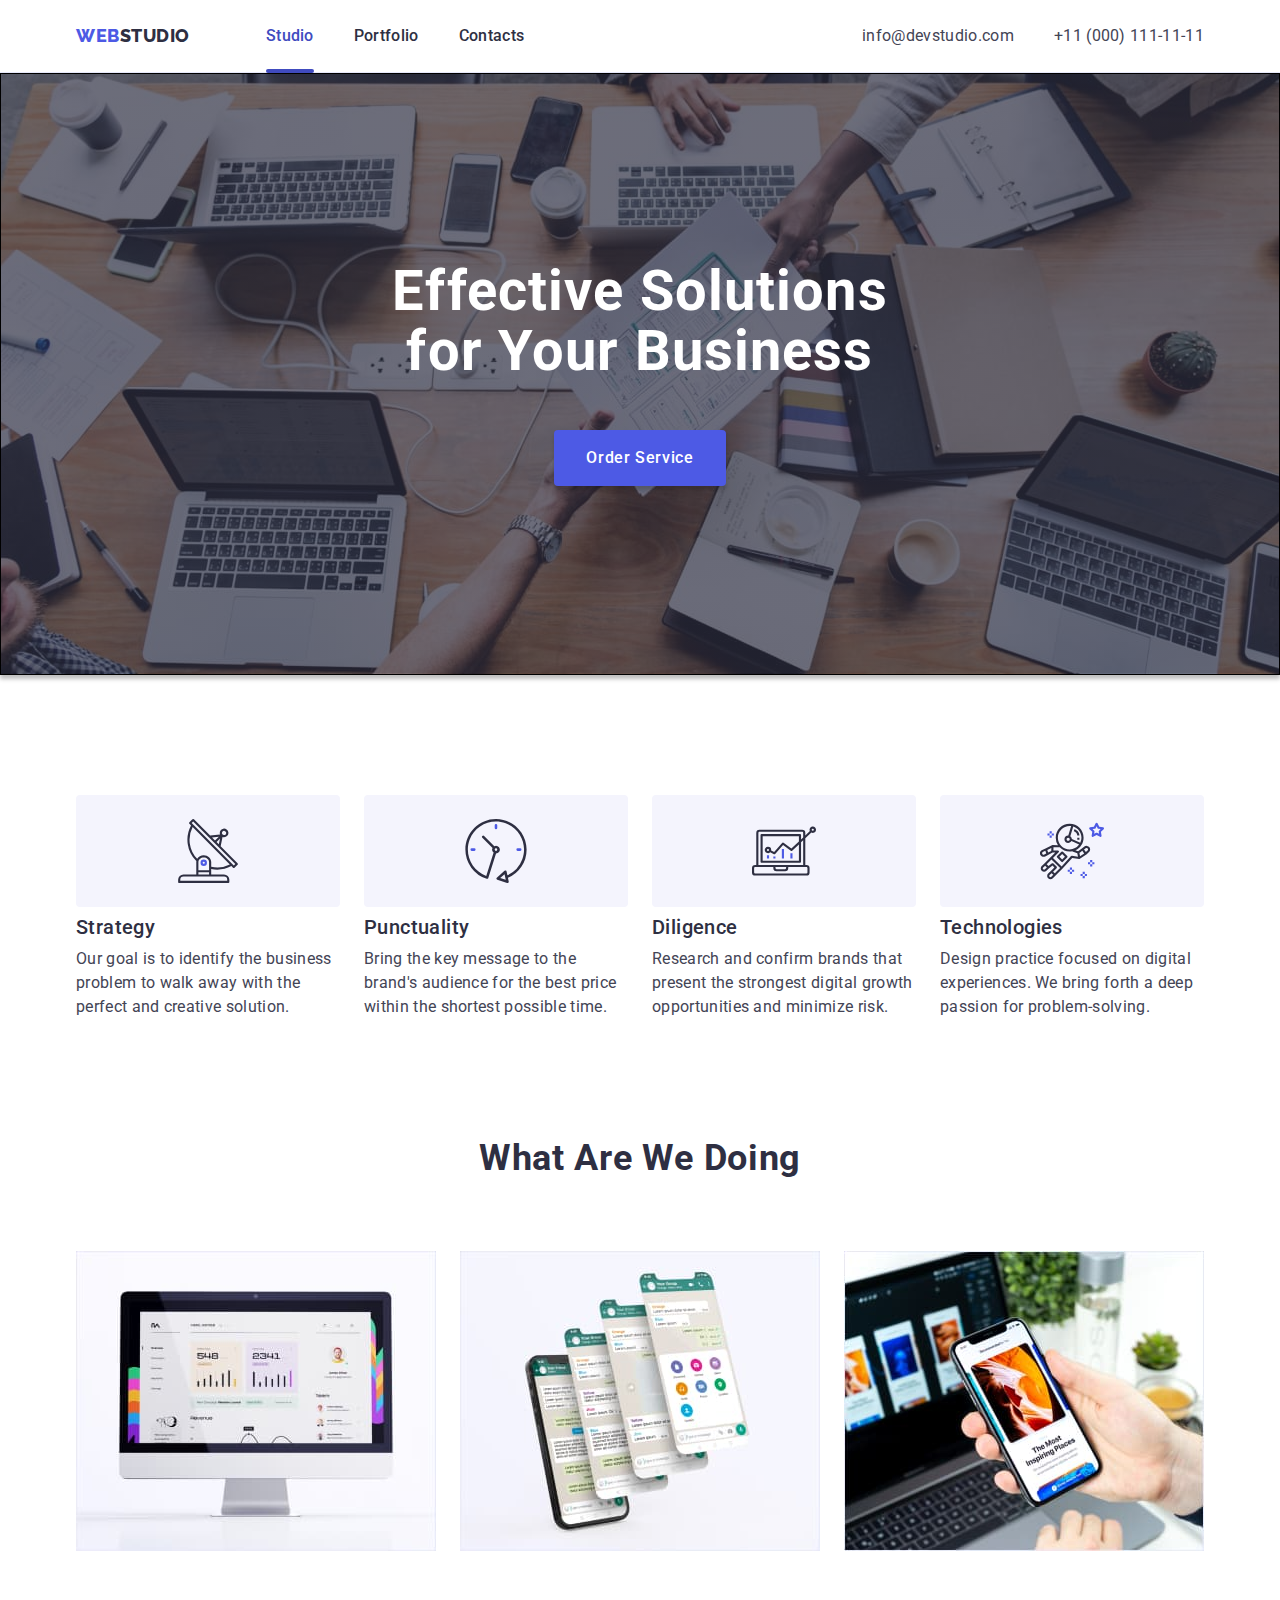
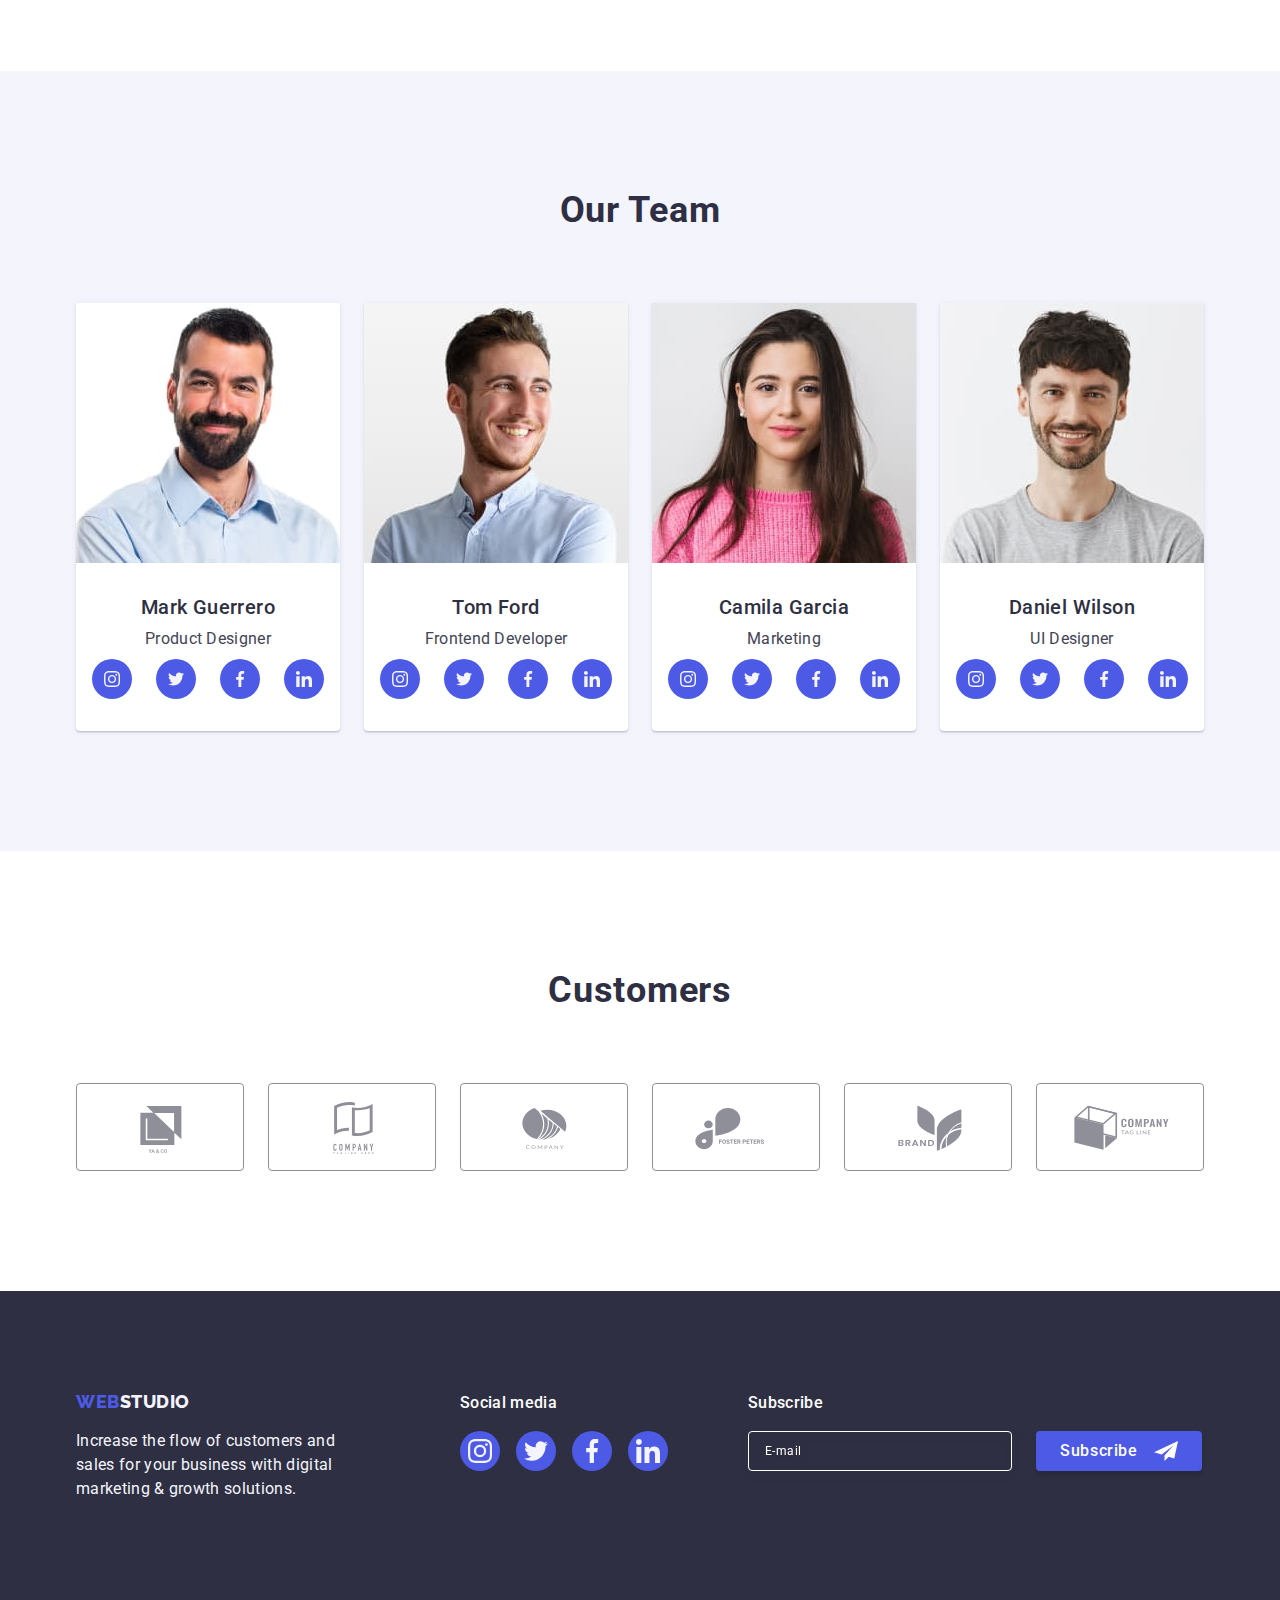
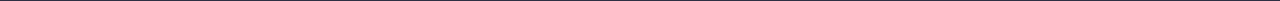
<file: index.html>
<!DOCTYPE html>
<html lang="en">
  <head>
    <meta charset="UTF-8" />
    <meta http-equiv="X-UA-Compatible" content="IE=edge" />
    <meta name="viewport" content="width=device-width, initial-scale=1.0" />
    <meta name="description" content="WebStudio - effective solutions for your business" />
    <title>WebStudio</title>

    <link rel="preconnect" href="https://fonts.googleapis.com" />
    <link rel="preconnect" href="https://fonts.gstatic.com" crossorigin />
    <link
      href="https://fonts.googleapis.com/css2?family=Raleway:wght@800&family=Roboto:wght@400;500;700;900&display=swap"
      rel="stylesheet"
    />
    <link
      rel="stylesheet"
      href="https://cdn.jsdelivr.net/npm/modern-normalize@2.0.0/modern-normalize.min.css"
    />
    <link rel="stylesheet" href="./css/styles.css" />
  </head>
  <body>
    <header class="header">
      <div class="container header-container">
        <nav class="page-nav nav-container">
          <a class="link header-logo" href="./index.html"
            >Web<span class="header-studio">Studio</span>
          </a>
          <ul class="list header-list-container">
            <li><a class="link link-item-header active" href="./index.html">Studio</a></li>
            <li><a class="link link-item-header" href="./portfolio.html">Portfolio</a></li>
            <li><a class="link link-item-header" href="">Contacts</a></li>
          </ul>
        </nav>
        <address class="address">
          <ul class="list address-container">
            <li>
              <a class="link" href="mailto:info@devstudio.com">info@devstudio.com </a>
            </li>
            <li><a class="link" href="tel:+110001111111">+11 (000) 111-11-11</a></li>
          </ul>
        </address>
      </div>
    </header>

    <main>
      <section class="section-effective">
        <div class="container">
          <!--№1-->
          <h1 class="page-tittle">Effective Solutions for Your Business</h1>
          <button class="btn" type="button" data-modal-open>Order Service</button>
        </div>
      </section>
      <section class="section-two">
        <div class="container">
          <!--№2-->
          <h2 class="tittle visually-hidden">Advantages</h2>
          <ul class="list two-list-container">
            <li class="li-two">
              <div class="list-icon-two">
                <svg class="li-two-item" width="64" height="64">
                  <use href="./images/icons.svg#icon-antenna"></use>
                </svg>
              </div>
              <h3 class="list-tittle">Strategy</h3>
              <p class="list-paragraph">
                Our goal is to identify the business problem to walk away with the perfect and
                creative solution.
              </p>
            </li>
            <li class="li-two">
              <div class="list-icon-two">
                <svg class="li-two-item" width="64" height="64">
                  <use href="./images/icons.svg#icon-clock"></use>
                </svg>
              </div>
              <h3 class="list-tittle">Punctuality</h3>
              <p class="list-paragraph">
                Bring the key message to the brand's audience for the best price within the shortest
                possible time.
              </p>
            </li>
            <li class="li-two">
              <div class="list-icon-two">
                <svg class="li-two-item" width="64" height="64">
                  <use href="./images/icons.svg#icon-diagram"></use>
                </svg>
              </div>
              <h3 class="list-tittle">Diligence</h3>
              <p class="list-paragraph">
                Research and confirm brands that present the strongest digital growth opportunities
                and minimize risk.
              </p>
            </li>
            <li class="li-two">
              <div class="list-icon-two">
                <svg class="li-two-item" width="64" height="64">
                  <use href="./images/icons.svg#icon-astronaut"></use>
                </svg>
              </div>
              <h3 class="list-tittle">Technologies</h3>
              <p class="list-paragraph">
                Design practice focused on digital experiences. We bring forth a deep passion for
                problem-solving.
              </p>
            </li>
          </ul>
        </div>
      </section>

      <section class="section-three">
        <div class="container">
          <!--№3-->
          <h2 class="section-tittle">What are we doing</h2>
          <ul class="list three-list-container">
            <li class="list-item-three">
              <img src="./images/WebStudio/imgMonitor.jpg" alt="Monitor" width="360" height="300" />
            </li>
            <li class="list-item-three">
              <img
                src="./images/WebStudio/Phone.jpg"
                alt="phone with chats"
                width="360"
                height="300"
              />
            </li>
            <li class="list-item-three">
              <img
                src="./images/WebStudio/imgPhoneHand.jpg"
                alt="phone in hand"
                width="360"
                height="300"
              />
            </li>
          </ul>
        </div>
      </section>

      <section class="section-four">
        <div class="container">
          <!--№4-->
          <h2 class="section-four-tittle">Our Team</h2>
          <ul class="list four-list-container">
            <li class="section-four-list">
              <img
                class="list-img"
                src="./images/WebStudio/imgMark.jpg"
                alt="Mark Guerrero"
                width="264"
                height="260"
              />
              <div class="four-subtittle-container">
                <h3 class="section-four-subtittle">Mark Guerrero</h3>
                <p class="four-paragraph">Product Designer</p>
                <ul class="list-four-svg">
                  <li class="list-item-svg">
                    <a href="" class="link-svg">
                      <svg class="four-svg" width="16" height="16">
                        <use href="./images/icons.svg#icon-instagram"></use>
                      </svg>
                    </a>
                  </li>
                  <li class="list-item-svg">
                    <a href="" class="link-svg">
                      <svg class="four-svg" width="16" height="16">
                        <use href="./images/icons.svg#icon-twitter"></use>
                      </svg>
                    </a>
                  </li>
                  <li class="list-item-svg">
                    <a href="" class="link-svg">
                      <svg class="four-svg" width="16" height="16">
                        <use href="./images/icons.svg#icon-facebook"></use>
                      </svg>
                    </a>
                  </li>
                  <li class="list-item-svg">
                    <a href="" class="link-svg">
                      <svg class="four-svg" width="16" height="16">
                        <use href="./images/icons.svg#icon-linkedin"></use>
                      </svg>
                    </a>
                  </li>
                </ul>
              </div>
            </li>
            <li class="section-four-list">
              <img
                class="list-img"
                src="./images/WebStudio/imgTom.jpg"
                alt="Tom Ford"
                width="264"
                height="260"
              />
              <div class="four-subtittle-container">
                <h3 class="section-four-subtittle">Tom Ford</h3>
                <p class="four-paragraph">Frontend Developer</p>
                <ul class="list-four-svg">
                  <li class="list-item-svg">
                    <a href="" class="link-svg">
                      <svg class="four-svg" width="16" height="16">
                        <use href="./images/icons.svg#icon-instagram"></use>
                      </svg>
                    </a>
                  </li>
                  <li class="list-item-svg">
                    <a href="" class="link-svg">
                      <svg class="four-svg" width="16" height="16">
                        <use href="./images/icons.svg#icon-twitter"></use>
                      </svg>
                    </a>
                  </li>
                  <li class="list-item-svg">
                    <a href="" class="link-svg">
                      <svg class="four-svg" width="16" height="16">
                        <use href="./images/icons.svg#icon-facebook"></use>
                      </svg>
                    </a>
                  </li>
                  <li class="list-item-svg">
                    <a href="" class="link-svg">
                      <svg class="four-svg" width="16" height="16">
                        <use href="./images/icons.svg#icon-linkedin"></use>
                      </svg>
                    </a>
                  </li>
                </ul>
              </div>
            </li>
            <li class="section-four-list">
              <img
                class="list-img"
                src="./images/WebStudio/imgCamila.jpg"
                alt="Camila Garcia"
                width="264"
                height="260"
              />
              <div class="four-subtittle-container">
                <h3 class="section-four-subtittle">Camila Garcia</h3>
                <p class="four-paragraph">Marketing</p>
                <ul class="list-four-svg">
                  <li class="list-item-svg">
                    <a href="" class="link-svg">
                      <svg class="four-svg" width="16" height="16">
                        <use href="./images/icons.svg#icon-instagram"></use>
                      </svg>
                    </a>
                  </li>
                  <li class="list-item-svg">
                    <a href="" class="link-svg">
                      <svg class="four-svg" width="16" height="16">
                        <use href="./images/icons.svg#icon-twitter"></use>
                      </svg>
                    </a>
                  </li>
                  <li class="list-item-svg">
                    <a href="" class="link-svg">
                      <svg class="four-svg" width="16" height="16">
                        <use href="./images/icons.svg#icon-facebook"></use>
                      </svg>
                    </a>
                  </li>
                  <li class="list-item-svg">
                    <a href="" class="link-svg">
                      <svg class="four-svg" width="16" height="16">
                        <use href="./images/icons.svg#icon-linkedin"></use>
                      </svg>
                    </a>
                  </li>
                </ul>
              </div>
            </li>
            <li class="section-four-list">
              <img
                class="list-img"
                src="./images/WebStudio/imgDaniel.jpg"
                alt="Daniel Wilson"
                width="264"
                height="260"
              />
              <div class="four-subtittle-container">
                <h3 class="section-four-subtittle">Daniel Wilson</h3>
                <p class="four-paragraph">UI Designer</p>
                <ul class="list-four-svg">
                  <li class="list-item-svg">
                    <a href="" class="link-svg">
                      <svg class="four-svg" width="16" height="16">
                        <use href="./images/icons.svg#icon-instagram"></use>
                      </svg>
                    </a>
                  </li>
                  <li class="list-item-svg">
                    <a href="" class="link-svg">
                      <svg class="four-svg" width="16" height="16">
                        <use href="./images/icons.svg#icon-twitter"></use>
                      </svg>
                    </a>
                  </li>
                  <li class="list-item-svg">
                    <a href="" class="link-svg">
                      <svg class="four-svg" width="16" height="16">
                        <use href="./images/icons.svg#icon-facebook"></use>
                      </svg>
                    </a>
                  </li>
                  <li class="list-item-svg">
                    <a href="" class="link-svg">
                      <svg class="four-svg" width="16" height="16">
                        <use href="./images/icons.svg#icon-linkedin"></use>
                      </svg>
                    </a>
                  </li>
                </ul>
              </div>
            </li>
          </ul>
        </div>
      </section>
      <section class="section-five">
        <!--№5-->
        <div class="container">
          <h2 class="tittle-five">Customers</h2>
          <ul class="customers-list">
            <li class="customers-item">
              <a class="customers-link" href="" aria-label="Logo 1">
                <svg class="customers-icon" width="104" height="56">
                  <use href="./images/icons.svg#icon-logo-1"></use>
                </svg>
              </a>
            </li>
            <li class="customers-item">
              <a class="customers-link" href="" aria-label="Logo 2">
                <svg class="customers-icon" width="104" height="56">
                  <use href="./images/icons.svg#icon-logo-2"></use>
                </svg>
              </a>
            </li>
            <li class="customers-item">
              <a class="customers-link" href="" aria-label="Logo 3">
                <svg class="customers-icon" width="104" height="56">
                  <use href="./images/icons.svg#icon-logo-3"></use>
                </svg>
              </a>
            </li>
            <li class="customers-item">
              <a class="customers-link" href="" aria-label="Logo 4">
                <svg class="customers-icon" width="104" height="56">
                  <use href="./images/icons.svg#icon-logo-4"></use>
                </svg>
              </a>
            </li>
            <li class="customers-item">
              <a class="customers-link" href="" aria-label="Logo 5">
                <svg class="customers-icon" width="104" height="56">
                  <use href="./images/icons.svg#icon-logo-5"></use>
                </svg>
              </a>
            </li>
            <li class="customers-item">
              <a class="customers-link" href="" aria-label="Logo 6">
                <svg class="customers-icon" width="104" height="56">
                  <use href="./images/icons.svg#icon-logo-6"></use>
                </svg>
              </a>
            </li>
          </ul>
        </div>
      </section>
    </main>

    <footer class="footer">
      <div class="container footer-container">
        <div class="footer-container-studio">
          <a class="link footer-logo" href="./index.html"
            >Web<span class="footer-studio">Studio</span></a
          >
          <p class="footer-p">
            Increase the flow of customers and sales for your business with digital marketing &
            growth solutions.
          </p>
        </div>
        <div class="footer-svg-container">
          <p class="footer-social">Social media</p>
          <ul class="list-footer-svg">
            <li class="footer-item-svg">
              <a href="" class="footer-link-svg">
                <svg class="footer-svg" width="24" height="24">
                  <use href="./images/icons.svg#icon-instagram"></use>
                </svg>
              </a>
            </li>
            <li class="footer-item-svg">
              <a href="" class="footer-link-svg">
                <svg class="footer-svg" width="24" height="24">
                  <use href="./images/icons.svg#icon-twitter"></use>
                </svg>
              </a>
            </li>
            <li class="footer-item-svg">
              <a href="" class="footer-link-svg">
                <svg class="footer-svg" width="24" height="24">
                  <use href="./images/icons.svg#icon-facebook"></use>
                </svg>
              </a>
            </li>
            <li class="footer-item-svg">
              <a href="" class="footer-link-svg">
                <svg class="footer-svg" width="24" height="24">
                  <use href="./images/icons.svg#icon-linkedin"></use>
                </svg>
              </a>
            </li>
          </ul>
        </div>
        <div class="footer-form-container">
          <p class="footer-subscribe">Subscribe</p>
          <form class="footer-form" name="subscribe_form">
            <label class="footer-form-label">
              <input
                class="footer-form-input"
                type="email"
                name="footer-email"
                placeholder="E-mail"
              />
            </label>
            <button class="footer-btn-form" type="submit">
              Subscribe
              <svg class="footer-form-icon" width="24" height="24">
                <use href="./images/icons.svg#icon-frame"></use>
              </svg>
            </button>
          </form>
        </div>
      </div>
    </footer>
    <!-- Modal window -->
    <div class="backdrop is-hidden" data-modal>
      <div class="modal">
        <button class="modal-btn" type="button" data-modal-close>
          <svg class="modal-icon" width="8" height="8">
            <use href="./images/icons.svg#icon-close-black"></use>
          </svg>
        </button>
        <p class="modal-tittle">Leave your contacts and we will call you back</p>
        <form class="modal-form" name="contacts_form">
          <div class="label-modal">
            <label for="user-name" class="modal-form-field"> Name </label>

            <div class="label-input">
              <input id="user-name" class="modal-form-input" type="text" name="user-name" />
              <svg class="modal-form-icon" width="18" height="24">
                <use href="./images/icons.svg#icon-person-black"></use>
              </svg>
            </div>
          </div>
          <div class="label-modal">
            <label for="user-tel" class="modal-form-field">Phone </label>

            <div class="label-input">
              <input id="user-tel" class="modal-form-input" type="tel" name="user-tel" />
              <svg class="modal-form-icon" width="18" height="24">
                <use href="./images/icons.svg#icon-phone-black"></use>
              </svg>
            </div>
          </div>
          <div class="label-modal">
            <label for="user-email" class="modal-form-field">Email</label>

            <div class="label-input">
              <input id="user-email" class="modal-form-input" type="email" name="user-email" />
              <svg class="modal-form-icon" width="18" height="24">
                <use href="./images/icons.svg#icon-email-black"></use>
              </svg>
            </div>
          </div>
          <div class="label-textarea">
            <label for="user-comment" class="modal-form-field"> Comment </label>
            <textarea
              id="user-comment"
              class="modal-form-comment"
              name="user-comment"
              rows="7"
              placeholder="Text input"
            ></textarea>
          </div>
          <div class="label-checkbox">
            <input
              id="user-privacy"
              class="modal-form-checkbox visually-hidden"
              type="checkbox"
              value="true"
              name="user-privacy"
            />
            <label for="user-privacy" class="modal-form-accept">
              <span class="modal-form-custom-checkbox">
                <svg class="modal-form-checkbox-icon" width="10" height="8">
                  <use href="./images/icons.svg#icon-vector"></use>
                </svg>
              </span>
              I accept the terms and conditions of the
              <a class="modal-form-link" href="">Privacy Policy</a>
            </label>
          </div>
          <button class="modal-btn-send" type="submit">Send</button>
        </form>
      </div>
    </div>
    <script src="./js/modal.js"></script>
  </body>
</html>
</file>
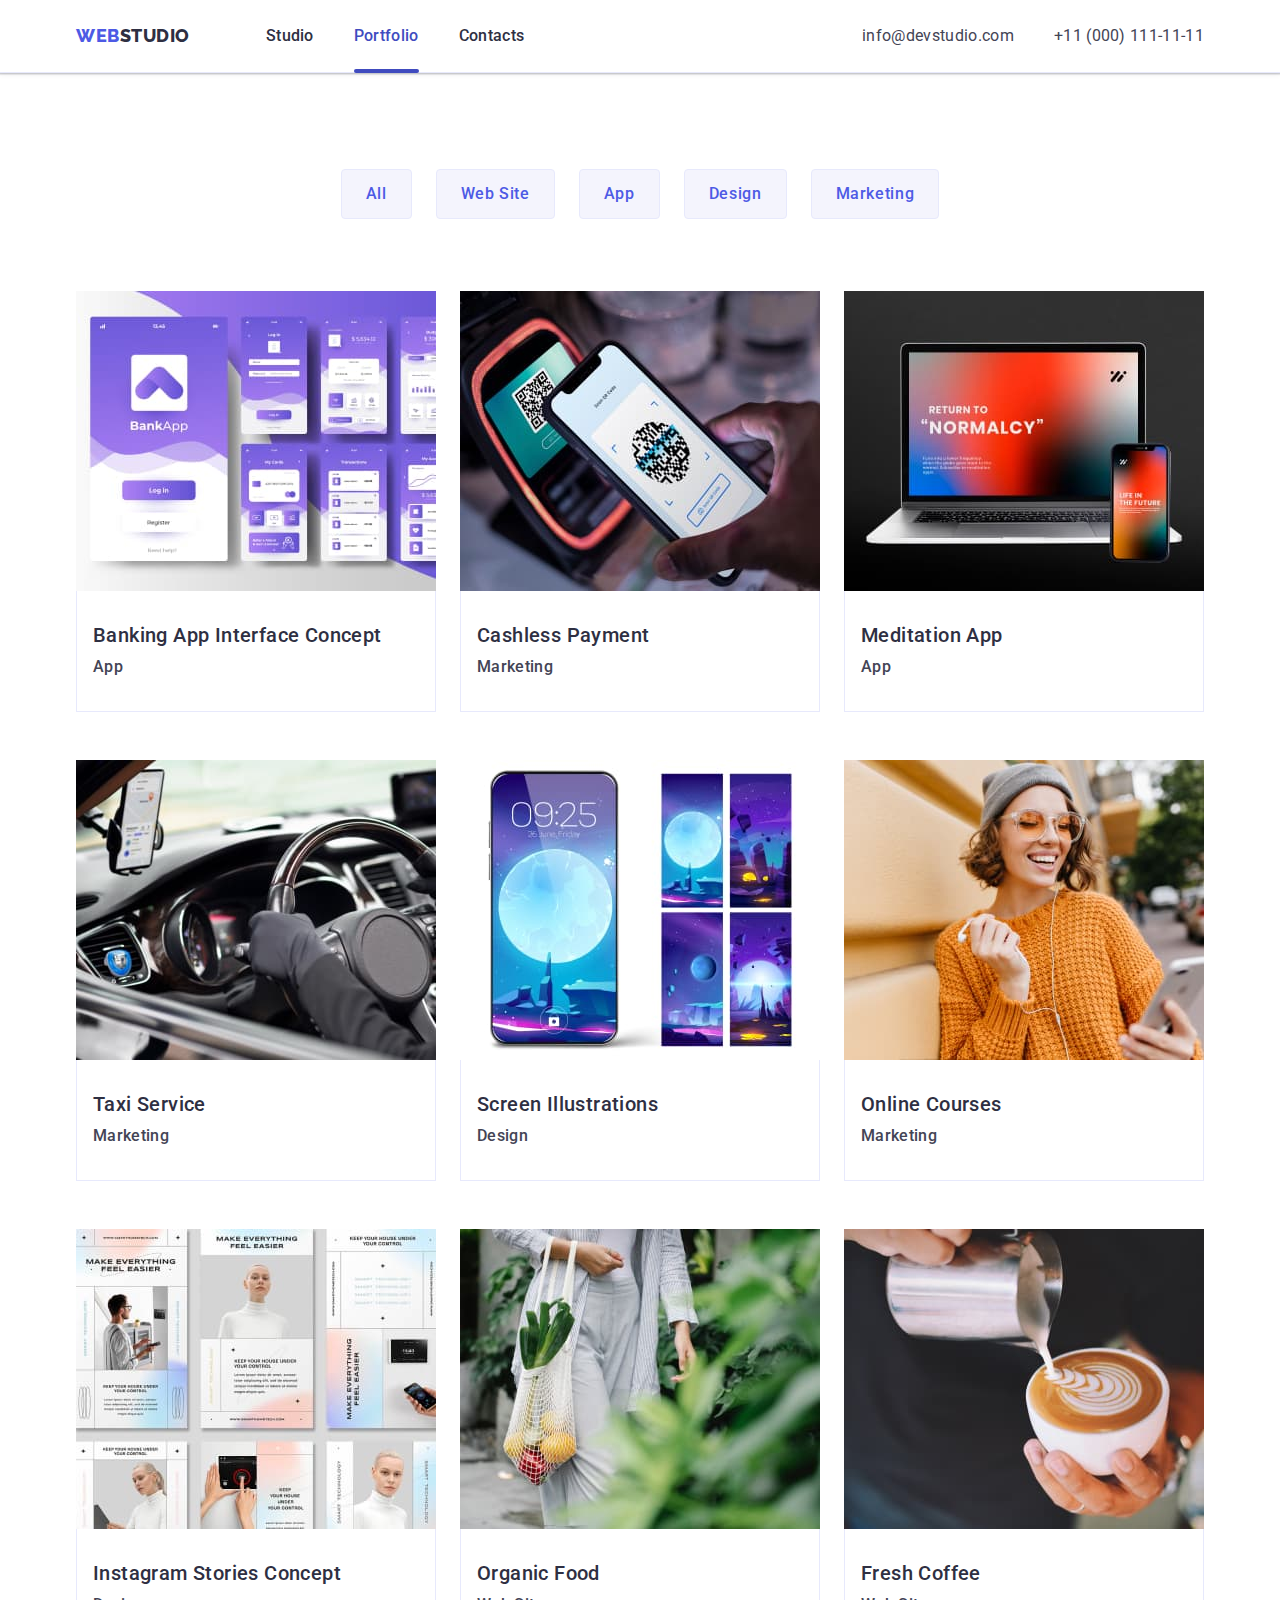
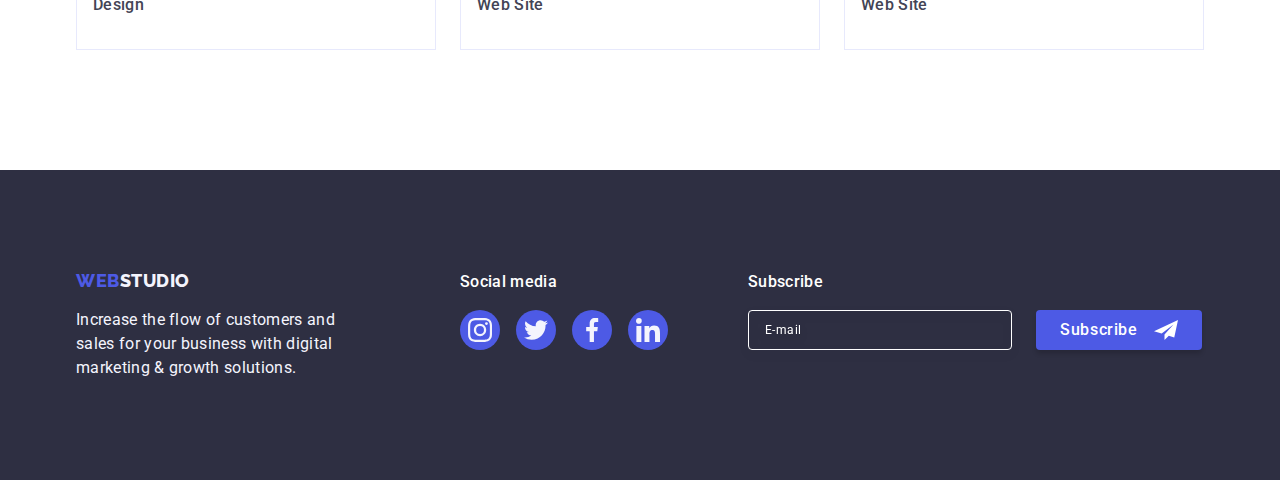
<file: portfolio.html>
<!DOCTYPE html>
<html lang="en">
  <head>
    <meta charset="UTF-8" />
    <meta name="viewport" content="width=device-width, initial-scale=1.0" />
    <title>Portfolio</title>
    <link rel="preconnect" href="https://fonts.googleapis.com" />
    <link rel="preconnect" href="https://fonts.gstatic.com" crossorigin />
    <link
      href="https://fonts.googleapis.com/css2?family=Raleway:wght@800&family=Roboto:wght@400;500;700;900&display=swap"
      rel="stylesheet"
    />
    <link
      rel="stylesheet"
      href="https://cdn.jsdelivr.net/npm/modern-normalize@2.0.0/modern-normalize.min.css"
    />
    <link rel="stylesheet" href="./css/styles.css" />
  </head>
  <body>
    <header class="header">
      <div class="container header-container">
        <nav class="page-nav nav-container">
          <a class="link header-logo" href="./index.html"
            >Web<span class="header-studio">Studio</span>
          </a>
          <ul class="list header-list-container">
            <li><a class="link link-item-header" href="./index.html">Studio</a></li>
            <li><a class="link link-item-header active" href="./portfolio.html">Portfolio</a></li>
            <li><a class="link link-item-header" href="">Contacts</a></li>
          </ul>
        </nav>
        <address class="address">
          <ul class="list address-container">
            <li>
              <a class="link" href="mailto:info@devstudio.com">info@devstudio.com </a>
            </li>
            <li><a class="link" href="tel:+110001111111">+11 (000) 111-11-11</a></li>
          </ul>
        </address>
      </div>
    </header>
    <main>
      <section class="sectionptfl">
        <div class="container">
          <h1 class="tittle visually-hidden">Solutions</h1>
          <ul class="list list-button-portfolio">
            <li><button class="btn-all" type="button">All</button></li>
            <li><button class="btn-all" type="button">Web Site</button></li>
            <li><button class="btn-all" type="button">App</button></li>
            <li><button class="btn-all" type="button">Design</button></li>
            <li><button class="btn-all" type="button">Marketing</button></li>
          </ul>

          <ul class="list list-img-container">
            <li class="list-item-portfolio">
              <a class="link portfolio-item-link" href="">
                <div class="portfolio-wrapper">
                  <div class="overlay">
                    <p class="overlay-desc">
                      14 Stylish and User-Friendly App Design Concepts · Task Manager App · Calorie
                      Tracker App · Exotic Fruit Ecommerce App · Cloud Storage App
                    </p>
                  </div>

                  <img
                    class="list-img"
                    src="./images/Portfolio/bankingapp.jpg"
                    alt="Banking app"
                    width="360"
                    height="300"
                  />
                </div>

                <div class="list-border-item">
                  <h2 class="solutions-tittle">Banking App Interface Concept</h2>
                  <p class="solutions-p">App</p>
                </div>
              </a>
            </li>
            <li class="list-item-portfolio">
              <a class="link portfolio-item-link" href="">
                <div class="portfolio-wrapper">
                  <div class="overlay">
                    <p class="overlay-desc">
                      14 Stylish and User-Friendly App Design Concepts · Task Manager App · Calorie
                      Tracker App · Exotic Fruit Ecommerce App · Cloud Storage App
                    </p>
                  </div>
                  <img
                    class="list-img"
                    src="./images/Portfolio/payment.jpg"
                    alt="Cashless payment"
                    width="360"
                    height="300"
                  />
                </div>
                <div class="list-border-item">
                  <h2 class="solutions-tittle">Cashless Payment</h2>
                  <p class="solutions-p">Marketing</p>
                </div>
              </a>
            </li>
            <li class="list-item-portfolio">
              <a class="link portfolio-item-link" href="">
                <div class="portfolio-wrapper">
                  <div class="overlay">
                    <p class="overlay-desc">
                      14 Stylish and User-Friendly App Design Concepts · Task Manager App · Calorie
                      Tracker App · Exotic Fruit Ecommerce App · Cloud Storage App
                    </p>
                  </div>
                  <img
                    class="list-img"
                    src="./images/Portfolio/meditationapp.jpg"
                    alt="Meditation app"
                    width="360"
                    height="300"
                  />
                </div>
                <div class="list-border-item">
                  <h2 class="solutions-tittle">Meditation App</h2>
                  <p class="solutions-p">App</p>
                </div></a
              >
            </li>
            <li class="list-item-portfolio">
              <a class="link portfolio-item-link" href="">
                <div class="portfolio-wrapper">
                  <div class="overlay">
                    <p class="overlay-desc">
                      14 Stylish and User-Friendly App Design Concepts · Task Manager App · Calorie
                      Tracker App · Exotic Fruit Ecommerce App · Cloud Storage App
                    </p>
                  </div>
                  <img
                    class="list-img"
                    src="./images/Portfolio/taxi.jpg"
                    alt="Taxi car"
                    width="360"
                    height="300"
                  />
                </div>
                <div class="list-border-item">
                  <h2 class="solutions-tittle">Taxi Service</h2>
                  <p class="solutions-p">Marketing</p>
                </div></a
              >
            </li>
            <li class="list-item-portfolio">
              <a class="link portfolio-item-link" href="">
                <div class="portfolio-wrapper">
                  <div class="overlay">
                    <p class="overlay-desc">
                      14 Stylish and User-Friendly App Design Concepts · Task Manager App · Calorie
                      Tracker App · Exotic Fruit Ecommerce App · Cloud Storage App
                    </p>
                  </div>
                  <img
                    class="list-img"
                    src="./images/Portfolio/illustration.jpg"
                    alt="Screen illustrations"
                    width="360"
                    height="300"
                  />
                </div>
                <div class="list-border-item">
                  <h2 class="solutions-tittle">Screen Illustrations</h2>
                  <p class="solutions-p">Design</p>
                </div>
              </a>
            </li>
            <li class="list-item-portfolio">
              <a class="link portfolio-item-link" href="">
                <div class="portfolio-wrapper">
                  <div class="overlay">
                    <p class="overlay-desc">
                      14 Stylish and User-Friendly App Design Concepts · Task Manager App · Calorie
                      Tracker App · Exotic Fruit Ecommerce App · Cloud Storage App
                    </p>
                  </div>
                  <img
                    class="list-img"
                    src="./images/Portfolio/courses.jpg"
                    alt="Online courses"
                    width="360"
                    height="300"
                  />
                </div>
                <div class="list-border-item">
                  <h2 class="solutions-tittle">Online Courses</h2>
                  <p class="solutions-p">Marketing</p>
                </div></a
              >
            </li>
            <li class="list-item-portfolio">
              <a class="link portfolio-item-link" href="">
                <div class="portfolio-wrapper">
                  <div class="overlay">
                    <p class="overlay-desc">
                      14 Stylish and User-Friendly App Design Concepts · Task Manager App · Calorie
                      Tracker App · Exotic Fruit Ecommerce App · Cloud Storage App
                    </p>
                  </div>
                  <img
                    class="list-img"
                    src="./images/Portfolio/stories.jpg"
                    alt="Instagram stories"
                    width="360"
                    height="300"
                  />
                </div>
                <div class="list-border-item">
                  <h2 class="solutions-tittle">Instagram Stories Concept</h2>
                  <p class="solutions-p">Design</p>
                </div></a
              >
            </li>
            <li class="list-item-portfolio">
              <a class="link portfolio-item-link" href="">
                <div class="portfolio-wrapper">
                  <div class="overlay">
                    <p class="overlay-desc">
                      14 Stylish and User-Friendly App Design Concepts · Task Manager App · Calorie
                      Tracker App · Exotic Fruit Ecommerce App · Cloud Storage App
                    </p>
                  </div>
                  <img
                    class="list-img"
                    src="./images/Portfolio/food.jpg"
                    alt="Organic food"
                    width="360"
                    height="300"
                  />
                </div>
                <div class="list-border-item">
                  <h2 class="solutions-tittle">Organic Food</h2>
                  <p class="solutions-p">Web Site</p>
                </div></a
              >
            </li>
            <li class="list-item-portfolio">
              <a class="link portfolio-item-link" href="">
                <div class="portfolio-wrapper">
                  <div class="overlay">
                    <p class="overlay-desc">
                      14 Stylish and User-Friendly App Design Concepts · Task Manager App · Calorie
                      Tracker App · Exotic Fruit Ecommerce App · Cloud Storage App
                    </p>
                  </div>
                  <img
                    class="list-img"
                    src="./images/Portfolio/cofee.jpg"
                    alt="Fresh cofee"
                    width="360"
                    height="300"
                  />
                </div>
                <div class="list-border-item">
                  <h2 class="solutions-tittle">Fresh Coffee</h2>
                  <p class="solutions-p">Web Site</p>
                </div></a
              >
            </li>
          </ul>
        </div>
      </section>
    </main>
    <footer class="footer">
      <div class="container footer-container">
        <div class="footer-container-studio">
          <a class="link footer-logo" href="./index.html"
            >Web<span class="footer-studio">Studio</span></a
          >
          <p class="footer-p">
            Increase the flow of customers and sales for your business with digital marketing &
            growth solutions.
          </p>
        </div>
        <div class="footer-svg-container">
          <p class="footer-social">Social media</p>
          <ul class="list-footer-svg">
            <li class="footer-item-svg">
              <a href="" class="footer-link-svg">
                <svg class="footer-svg" width="24" height="24">
                  <use href="./images/icons.svg#icon-instagram"></use>
                </svg>
              </a>
            </li>
            <li class="footer-item-svg">
              <a href="" class="footer-link-svg">
                <svg class="footer-svg" width="24" height="24">
                  <use href="./images/icons.svg#icon-twitter"></use>
                </svg>
              </a>
            </li>
            <li class="footer-item-svg">
              <a href="" class="footer-link-svg">
                <svg class="footer-svg" width="24" height="24">
                  <use href="./images/icons.svg#icon-facebook"></use>
                </svg>
              </a>
            </li>
            <li class="footer-item-svg">
              <a href="" class="footer-link-svg">
                <svg class="footer-svg" width="24" height="24">
                  <use href="./images/icons.svg#icon-linkedin"></use>
                </svg>
              </a>
            </li>
          </ul>
        </div>
        <div class="footer-form-container">
          <p class="footer-subscribe">Subscribe</p>
          <form class="footer-form" name="subscribe_form">
            <label class="footer-form-label">
              <input
                class="footer-form-input"
                type="email"
                name="footer-email"
                placeholder="E-mail"
              />
            </label>
            <button class="footer-btn-form" type="submit">
              Subscribe
              <svg class="footer-form-icon" width="24" height="24">
                <use href="./images/icons.svg#icon-frame"></use>
              </svg>
            </button>
          </form>
        </div>
      </div>
    </footer>
  </body>
</html>
</file>
<file: css/styles.css>
/* Common */
:root {
  --primary-font: Roboto, sans-serif;
  --font-color: #434455;
  --secondary-color: #2e2f42;
  --background-color: #ffffff;
  --color-ocean: #4d5ae5;
  --background-color-bwhite: #f4f4fd;
  --color-link: #404bbf;
  --color-light-slate: #8E8F99;
  --animation: 250ms cubic-bezier(0.4, 0, 0.2, 1);
}
body {
  font-family: var(--primary-font);
  color: var(--font-color);
  background-color: var(--background-color);
}
img {
  display: block;
}
.visually-hidden {
  position: absolute;
  width: 1px;
  height: 1px;
  margin: -1px;
  border: 0;
  padding: 0;
  white-space: nowrap;
  clip-path: inset(100%);
  clip: rect(0 0 0 0);
  overflow: hidden;
}
h1,
h2,
h3,
h4,
h5,
h6,
p {
  margin: 0;
}
ul,
ol {
  list-style: none;
  margin: 0;
  padding: 0;
}
.container {
  width: 1158px;
 margin-right: auto;
 margin-left: auto;
  padding: 0 15px;
}
/* HEADER */
.header {
  border-bottom: 1px solid #e7e9fc;
  box-shadow: 0px 1px 6px 0px rgba(46, 47, 66, 0.08), 0px 1px 1px 0px rgba(46, 47, 66, 0.16), 0px 2px 1px 0px rgba(46, 47, 66, 0.08);
}
.header-container {
  display: flex;
    align-items: center;
    justify-content: space-between;
    padding: 0 15px;
    
}

.page-nav > .link {
  font-family: 'Raleway', sans-serif;
  font-weight: 800;
  font-size: 18px;
  line-height: 1.17;
  letter-spacing: 0.03em;
  text-transform: uppercase;
  color: var(--color-ocean);
  text-decoration: none;
  transition: color var(--animation);
}
.page-nav > .link:hover {
  color: var(--color-link);
}
.nav-container {
  display: flex;
  align-items: center;
}
.header-list-container {
  display: flex;
  align-items: center;
  gap: 40px;

}
.link-item-header {
 padding: 24px 0;
  position: relative;
}

.link-item-header.active::after {
  content: '';
  position: absolute;
  bottom: 0;
  left: 0;
  display: block;
  width: 100%;
  height: 4px;
  bottom: -1px;
  border-radius: 2px;
    background-color: var(--color-link);
}

.header-studio {
  color: var(--secondary-color);
}
.header-logo {
  display: block;
  margin-right: 76px;
}

.list .link {
  display: block;
  font-weight: 500;
  font-size: 16px;
  line-height: 1.5;
  letter-spacing: 0.02em;
  color: var(--secondary-color);
  text-decoration: none;
  transition: color var(--animation);
}
.list .active {
  color: var(--color-link);
}
.list .link:hover,
.list .link:focus {
  color: var(--color-link);
}
.list {
  list-style: none;
}
.link {
  text-decoration: none;
}
.address-container {
 display: flex;
align-items: center;
  gap: 40px;
}
.address {
  font-style: normal;
}
.address .list .link {
  font-weight: 400;
  font-size: 16px;
  line-height: 1.5;
  letter-spacing: 0.02em;
  color: var(--font-color);
  transition: color var(--animation);
}
.address .list .link:hover,
.address .list .link:focus {
  color: var(--color-link);
}
/* SECTION N1 */
.section-effective {
  max-width: 1440px;
  margin: 0 auto;
  background-color: var(--secondary-color);
  padding: 188px 0;
  background-image: linear-gradient( rgba(46, 47, 66, 0.7),  rgba(46, 47, 66, 0.7)) , url(../images/WebStudio/people-office.jpg);
   border: 1px solid #000;
   box-shadow: 0px 4px 4px 0px rgba(0, 0, 0, 0.25);
  
  background-position: center;
  background-repeat: no-repeat;
  background-size: cover;
}
.section-effective .page-tittle {
  font-size: 56px;
  line-height: 1.07;
  text-align: center;
  letter-spacing: 0.02em;
  color: var(--background-color);
}

.page-tittle {
  max-width: 496px;
  margin: 0 auto;
  margin-bottom: 48px;
}
.btn {
  font-family: var(--primary-font);
  cursor: pointer;
  font-weight: 500;
  font-size: 16px;
  line-height: 1.5;
  letter-spacing: 0.64px;
  background-color: var(--color-ocean);
  color: var(--background-color);
  box-shadow: 0px 4px 4px rgba(0, 0, 0, 0.15);
  border-radius: 4px;
  padding: 16px 32px;
  display: block;
  margin: 0 auto;
  border: 0px;
  min-width: 169px;
  transition: background-color var(--animation);
}
.btn:hover,
.btn:focus {
  background-color: var(--color-link);
}
/* SECTION N2 */
.section-two {
  padding: 120px 0;
}

.two-list-container {
  width: 1128px;
  display: flex;
  gap: 24px;
}
.list-icon-two {
  display: flex;
  align-items: center;
  justify-content: center;
  height: 112px;
  background-color: #f4f4fd;
  border-radius: 4px;
  margin-bottom: 8px;
}

.list-tittle {
  font-weight: 500;
  font-size: 20px;
  line-height: 1.2;
  letter-spacing: 0.02em;
  color: var(--secondary-color);
  margin-bottom: 8px;
}
.list-paragraph {
  font-size: 16px;
  line-height: 1.5;
  letter-spacing: 0.02em;
  color: var(--font-color);
}
.li-two {
  width: 264px;
  width: calc((100% - 3*24)/4);
}
.li-two-item {
}
/* SECTION N3 */
.section-three {
  padding-bottom: 120px;
}


.section-tittle {
  font-size: 36px;
  line-height: 1.11;
  text-align: center;
  letter-spacing: 0.02em;
  text-transform: capitalize;
  color: var(--secondary-color);
  margin-bottom: 72px;
}
.three-list-container {
  display: flex;
  justify-content: flex-end;
  width: calc(100-2*24)/3;
  gap: 24px;
}
.list-item-three {
width: calc((100% - 2 * 24px) / 3)
}

/* SECTION N4 */
.section-four {
  padding: 120px 0;
}

.four-list-container {
  display: flex;
  gap: 24px;
}

.section-four {
  background-color: var(--background-color-bwhite);
}
.section-four-list {
  background-color: var(--background-color);
  border-radius: 0px 0px 4px 4px;
    box-shadow: 0px 2px 1px 0px rgba(46, 47, 66, 0.08), 0px 1px 1px 0px rgba(46, 47, 66, 0.16), 0px 1px 6px 0px rgba(46, 47, 66, 0.08);
}
.section-four-tittle {
  font-size: 36px;
  line-height: 1.11;
  text-align: center;
  letter-spacing: 0.02em;
  text-transform: capitalize;
  color: var(--secondary-color);
  margin-bottom: 72px;
}
.section-four-subtittle {
  font-weight: 500;
  font-size: 20px;
  line-height: 1.2;
  text-align: center;
  letter-spacing: 0.02em;
  color: var(--secondary-color);
  margin-bottom: 8px;
}
.four-subtittle-container {
padding: 32px 0;
width: 264px;
}

.four-paragraph {
  font-size: 16px;
  line-height: 1.5;
  text-align: center;
  letter-spacing: 0.02em;
  color: var(--font-color);
}
.list-four-svg {
  display: flex;
  justify-content: center;
  gap: 24px;
  margin-top: 8px;
}
.list-item-svg {
  width: 40px;
  height: 40px;
}
.link-svg {
width: 100%;
height: 100%;
background-color: var(--color-ocean);
border-radius: 50%;
display: flex;
align-items: center;
justify-content: center;
transition: background-color var(--animation);
}
.four-svg {
fill: var(--background-color-bwhite);
}
.link-svg:focus,
.link-svg:hover{
background-color:var(--color-link);
}

/* SECTION N5 */
.section-five {
  padding: 120px 0px;
}
.tittle-five {
  font-size: 36px;
    line-height: 1.11;
    letter-spacing: 0.72px;
    color: var(--secondary-color);
      text-align: center;
      margin-bottom: 72px;
}
.customers-list {
  display: flex;
  gap: 24px;
}
.customers-link {
  display: flex;
  justify-content: center;
  align-items: center;
  color: var(--color-light-slate);
border-radius: 4px;
  border: 1px solid var(--color-light-slate);
  width: 100%;
  height: 100%;
  transition: border-color var(--animation), color var(--animation);
}
.customers-item {
  width: calc((100% - 120px) / 6);
  height: 88px;
  
}
.customers-icon {
fill: currentColor;
}
.customers-link:hover,
.customers-link:focus {
  border-color: var(--color-link);
  color:var(--color-link);
}
.customers-link:hover .customers-icon {
  fill: var(--color-link);
}
/* footer */
.footer {
  background-color: var(--secondary-color);
  padding: 100px 0;
}

.footer > .container >.footer-container-studio > .link {
  font-family: 'Raleway', sans-serif;
  font-weight: 800;
  font-size: 18px;
  line-height: 1.17;
  letter-spacing: 0.03em;
  text-transform: uppercase;
  color: var(--color-ocean);
  text-decoration: none;
  display: inline-block;
  
}
.footer-container-studio {
  margin-right: 120px;
}
.footer-logo {
  margin-bottom: 17px;
}
.footer-studio {
  font-family: 'Raleway';
  font-style: normal;
  font-weight: 800;
  font-size: 18px;
  line-height: 1.17;
  letter-spacing: 0.03em;
  text-transform: uppercase;
  color: var(--background-color-bwhite);
}
.footer-p {
  font-size: 16px;
  line-height: 1.5;
  letter-spacing: 0.02em;
  color: var(--background-color-bwhite);
  max-width: 264px;
 
}
.footer-social { 
  font-size: 16px;
    font-weight: 500;
    line-height: 24px;
    letter-spacing: 0.32px;
    color: var(--background-color);
    
    margin-bottom: 16px;
}
.list-footer-svg{
  display: flex;
  gap: 16px;
  
}
.footer-item-svg {
  width: 40px;
  height: 40px;
}
.footer-link-svg {
  width: 100%;
  height: 100%;
  background-color: var(--color-ocean);
  border-radius: 50%;
  display: flex;
  align-items: center;
  justify-content: center;
  transition: background-color var(--animation);
}
.footer-svg {
  fill: var(--background-color-bwhite);
    
}
.footer-link-svg:focus,
.footer-link-svg:hover {
  background-color: #31D0AA;
}
.footer-container{
  display: flex;
  align-items: baseline;
}
.footer-svg-container{

  margin-right: 80px;
}
.footer-form-container {
 
}
.footer-subscribe {
  font-size: 16px;
    font-weight: 500;
    line-height: 24px;
    letter-spacing: 0.32px;
    color: var(--background-color);
    margin-bottom: 16px;
}
.footer-form-input {
  width: 264px;
  height: 40px;
  color: #FFF;
    font-size: 12px;
    line-height: 1.5;
    letter-spacing: 0.48px;
  border-radius: 4px;
    border: 1px solid #FFF;
    filter: drop-shadow(0px 4px 4px rgba(0, 0, 0, 0.15));
    background-color: transparent;
    padding: 8px 16px;
    outline: transparent;
}
.footer-form-input::placeholder {
  color: #FFF;
    font-size: 12px;
    line-height: 24px;
    letter-spacing: 0.48px;
}
.footer-form {
  display: flex;
  gap: 24px;
}
.footer-btn-form {
  display: flex;
  align-items: center;
  justify-content: center;
  
  font-family: var(--primary-font);
    cursor: pointer;
    font-weight: 500;
    font-size: 16px;
    line-height: 1.5;
    letter-spacing: 0.64px;
    background-color: var(--color-ocean);
    color: var(--background-color);
    box-shadow: 0px 4px 4px rgba(0, 0, 0, 0.15);
    border-radius: 4px;
    padding-bottom: 8px;
    padding-top: 8px;
    padding-left: 24px;
    padding-right: 24px;
    margin: 0 auto;
    border: 0px;
    min-width: 165px;
    transition: background-color var(--animation);
}
.footer-btn-form:hover,
.footer-btn-form:focus {
  background-color: var(--color-link);
}
.footer-form-label {

}
.footer-form-icon {
  fill: #FFFFFF;
  margin-left: 16px;
}

/* Portfolio */
.sectionptfl {
  padding-top: 96px;
    padding-bottom: 120px;
}
.portfolio-item-link {
  transition: box-shadow var(--animation);
}
.portfolio-item-link:hover {
 box-shadow: 0px 2px 1px 0px rgba(46, 47, 66, 0.08), 0px 1px 1px 0px rgba(46, 47, 66, 0.16), 0px 1px 6px 0px rgba(46, 47, 66, 0.08);
}

.btn-all {
  font-family: var(--primary-font);
  font-weight: 500;
  font-size: 16px;
  line-height: 1.5;
  text-align: center;
  letter-spacing: 0.04em;
  color: var(--color-ocean);
  background-color: var(--background-color-bwhite);
  cursor: pointer;
  border-radius: 4px;
    border: 1px solid #E7E9FC;
    background: var(--background-color-bwhite);
    padding: 12px 24px;
    transition: color var(--animation), background-color var(--animation), border var(--animation), box-shadow var(--animation);
}
.btn-all:hover,
.btn-all:focus {
  color: var(--background-color);
  background-color: var(--color-link);
  border-radius: 4px;
    box-shadow: 0px 2px 2px 0px rgba(0, 0, 0, 0.12), 0px 2px 1px 0px rgba(0, 0, 0, 0.08), 0px 3px 1px 0px rgba(0, 0, 0, 0.10);
}
.btn-all:hover {
border: 1px solid transparent;
}
.btn-all:focus {
  border: 1px solid transparent;
}

.solutions-tittle {
  font-weight: 500;
  font-size: 20px;
  line-height: 1.2;
  letter-spacing: 0.02em;
  color: var(--secondary-color);
  margin-bottom: 8px
}
.solutions-p {
  font-size: 16px;
  line-height: 1.5;
  letter-spacing: 0.02em;
  color: var(--font-color);
}
.list-button-portfolio {
  display: flex;
    margin-bottom: 72px;
  gap: 24px;
  justify-content: center;
}
.list-img-container {
  display: flex;
  flex-wrap: wrap;
  justify-content: center;
  gap: 48px 24px;
}
.list-border-item {
  padding: 32px 16px;
  border: 1px solid #E7E9FC;
  border-top: none;
    background: var(--background-color);
}
.list-img {
  display: block;
  max-width: 100%;
  height: auto;
  
}
.list-item-portfolio {
  width: calc((100% - 48px) / 3);
 
}
/* Overlay text */
.portfolio-wrapper {
  position: relative;
    overflow: hidden;
}

.overlay {
  background-color: var(--color-ocean);
  position: absolute;
  top: 0;
  left: 0;
  width: 360px;
    height: 300px;
  transform: translateY(100%);
  transition: transform var(--animation);
}

.overlay-desc {
  color: var(--background-color-bwhite);
  padding-top: 40px;
  padding-left: 32px;
  padding-right: 32px;
  padding-bottom: 164px;
    line-height: 24px;
    letter-spacing: 0.32px;
    font-size: 16px;
      font-weight: 400;
      line-height: 1.2;
      letter-spacing: 0.32px;
}
.list-item-portfolio:hover .overlay,
.list-item-portfolio:focus .overlay {
transform: translateY(0);
}
/* Modal window */
.backdrop {
  position: fixed;
  top: 0;
  left: 0;
  width: 100%;
  height: 100%;
  background-color:  rgba(46, 47, 66, 0.40);
  transition: opacity var(--animation), visibility var(--animation);
}
.backdrop.is-hidden {
  opacity: 0;
  visibility: hidden;
  pointer-events: none;
}

.modal {
  position: absolute;
  top: 50%;
  left: 50%;
  padding: 72px 24px 24px 24px;
  transform: translate(-50%, -50%) scale(1);
  width: 408px;
  min-height: 584px;
  border-radius: 4px;
  background-color: #FCFCFC;
  box-shadow: 0px 2px 1px 0px rgba(0, 0, 0, 0.20), 0px 1px 3px 0px rgba(0, 0, 0, 0.12), 0px 1px 1px 0px rgba(0, 0, 0, 0.14);
  transition: transform 250ms cubic-bezier(0.4, 0, 0.2, 1);

}
.backdrop.is-hidden .modal {
  opacity: 0;
  transform: translateX(-50%) translateY(-70%);
}
.modal-icon {
  transition: fill 250ms cubic-bezier(0.4, 0, 0.2, 1);
}

.modal-btn {
  position: absolute;
  top: 24px;
  right: 24px;
  background-color: transparent;
  width: 24px;
  height: 24px;
  border: 1px solid rgba(0, 0, 0, 0.1);
  border-radius: 50%;
  background-color: #e7e9fc;
  padding: 0;
  cursor: pointer;
  display: flex;
  align-items: center;
  justify-content: center;
  transition: background-color var(--animation), border var(--animation);
}
.modal-btn:hover,
.modal-btn:focus {
  border: none;
  background-color: var(--color-link);
  fill: #ffffff;
}
.modal-tittle {
  display: block;
  width: 360px;
  color: var(--secondary-color);
    text-align: center;
    font-size: 16px;
    font-weight: 500;
    line-height: 1.5;
    letter-spacing: 0.32px;
    margin-bottom: 16px;
    
}
.label-modal {
  margin-bottom: 8px;
}



.modal-form-field {
 
  display: block;
  color: var(--lightslate, #8E8F99);
    font-size: 12px;
    font-weight: 400;
    line-height: 1.17;
    letter-spacing: 0.48px;
    margin-bottom: 4px;
    
}
.label-input {
position: relative;
margin-bottom: 8px;
}

.modal-form-input {
  width: 100%;
  height: 40px;
  padding-left: 38px;
  font-size: 18px;
  outline:  transparent;
  background-color: transparent;
    border: 1px solid rgba(46, 47, 66, 0.4);
  border-radius: 4px;
    background-color: transparent;
    transition: border-color var(--animation);
}
.modal-form-input:focus {
  border-color: var(--color-ocean);
}
.modal-form-icon {
  position: absolute;
  left: 16px;
  top: 50%;
  transform: translateY(-50%);
  fill: var(--secondary-color);
  transition: fill var(--animation);
}
.modal-form-icon-another {
position: absolute;
  left: 16px;
  bottom: 8px;
  fill: var(--secondary-color);
  transition: fill var(--animation);
}
.modal-form-input:focus + .modal-form-icon {
  fill: var(--color-ocean);
}
.modal-btn-send {
  font-family: var(--primary-font);
    cursor: pointer;
    font-weight: 500;
    font-size: 16px;
    line-height: 1.5;
    letter-spacing: 0.64px;
    background-color: var(--color-ocean);
    color: var(--background-color);
    box-shadow: 0px 4px 4px rgba(0, 0, 0, 0.15);
    border-radius: 4px;
    padding: 16px 32px;
    display: block;
    margin: 0 auto;
    border: 0px;
    min-width: 169px;
    
    transition: background-color var(--animation);
}
.modal-btn-send:hover,
.modal-btn-send:focus {
  background-color: var(--color-link);
}
.label-textarea {
margin-bottom: 16px
}
.modal-form-comment {
  width: 100%;
  height: 120px;
  padding: 8px 16px;
  resize: none;
  outline: transparent;
  background-color: transparent;
  border-radius: 4px;
    border: 1px solid rgba(46, 47, 66, 0.4);
    color: rgba(46, 47, 66, 0.4);
      font-size: 12px;
      line-height: 1.17;
      letter-spacing: 0.04em;
      
      transition: border-color var(--animation);
}
.modal-form-comment::placeholder {
  color:  rgba(46, 47, 66, 0.40);
    font-size: 12px;
    line-height: 14px;
    letter-spacing: 0.48px;
}
.modal-form-comment:focus {
  border-color: var(--color-ocean);
}
.label-checkbox {
margin-bottom: 24px;
}
.modal-form-accept {
  font-size: 12px;
  line-height: 1.17;
  letter-spacing: 0.04em;
  color: var(--color-light-slate);
}
.modal-form-custom-checkbox {
  display: inline-flex;
  align-items: center;
  justify-content: center;
  margin-right: 8px;
    width: 16px;
      height: 16px;
      border-radius: 2px;
      border: 1px solid rgba(46, 47, 66, 0.40);
      fill: transparent;
      transition: border var(--animation), background-color var(--animation), fill var(--animation);
}
.modal-form-custom-checkbox:focus {
  border-color: var(--color-link);
}
.modal-form-checkbox:checked+.modal-form-accept .modal-form-custom-checkbox {
  background-color: var(--color-link);
  border: none;
  fill: #F4F4FD;
}

.modal-form-checkbox:checked+.modal-form-custom-checkbox>.modal-form-checkbox-icon {
  opacity: 1;
}
.modal-form-checkbox-icon {
  
  transition: opacity var(--animation);
}
.modal-form-link {
  color: var(--color-ocean);
}
</file>
